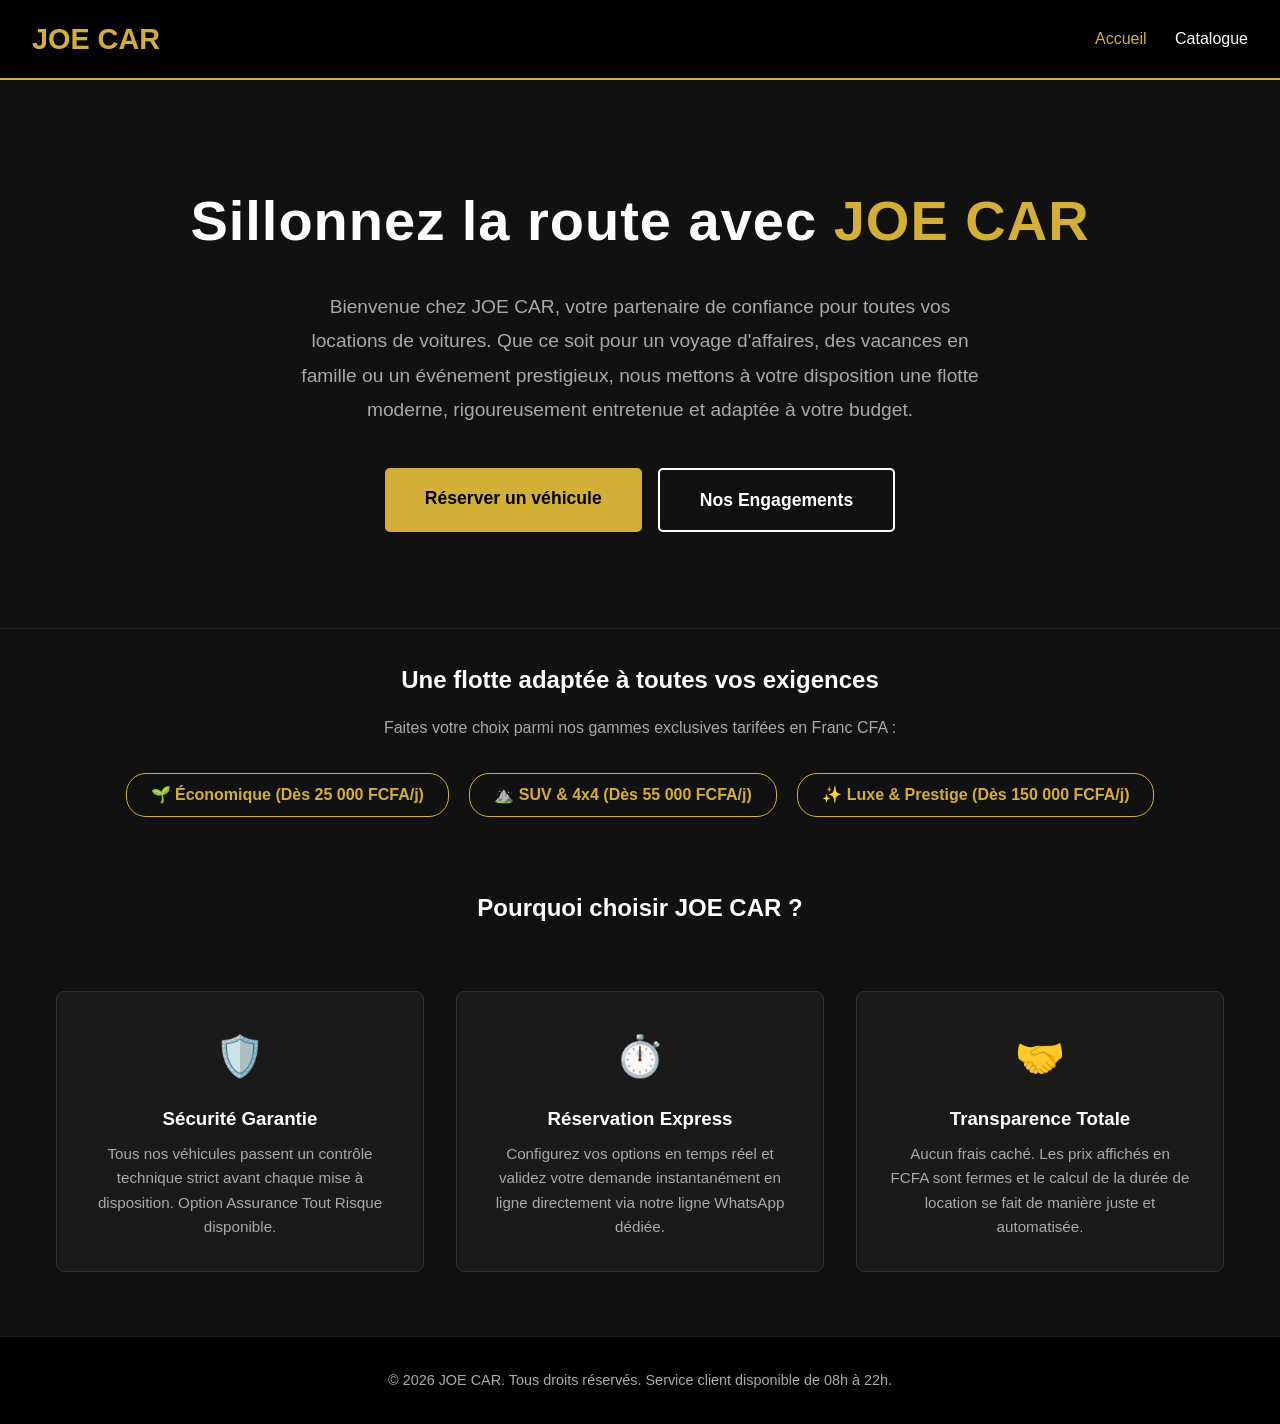
<file: index.html>
<!DOCTYPE html>
<html lang="fr">
<head>
    <meta charset="UTF-8">
    <meta name="viewport" content="width=device-width, initial-scale=1.0">
    <title>JOE CAR - Location de Véhicules de Prestige & Du Quotidien</title>
    <link rel="stylesheet" href="style.css">
    <style>
        /* Styles spécifiques pour enrichir la page d'accueil */
        .hero {
            padding: 6rem 1rem;
            text-align: center;
            background: linear-gradient(rgba(17, 17, 17, 0.85), rgba(17, 17, 17, 0.95)), 
                        url('https://unsplash.com') no-repeat center center/cover;
            border-bottom: 1px solid #222;
        }
        .features {
            display: flex;
            justify-content: space-around;
            flex-wrap: wrap;
            gap: 2rem;
            margin: 4rem 0;
            text-align: center;
        }
        .feature-box {
            flex: 1;
            min-width: 250px;
            background: #1a1a1a;
            padding: 2rem;
            border-radius: 8px;
            border: 1px solid #333;
            transition: transform 0.3s;
        }
        .feature-box:hover {
            transform: translateY(-5px);
            border-color: var(--primary-color);
        }
        .feature-icon {
            font-size: 2.5rem;
            color: var(--primary-color);
            margin-bottom: 1rem;
        }
        .category-preview {
            text-align: center;
            margin-bottom: 4rem;
        }
        .cat-badge {
            display: inline-block;
            padding: 0.5rem 1.5rem;
            border: 1px solid var(--primary-color);
            color: var(--primary-color);
            border-radius: 20px;
            margin: 0.5rem;
            font-weight: bold;
        }
    </style>
</head>
<body>

    <!-- Barre de navigation -->
    <header>
        <a href="index.html" class="logo">JOE CAR</a>
        <nav>
            <a href="index.html" class="active">Accueil</a>
            <a href="catalogue.html">Catalogue</a>
            <!-- Le lien 'Admin' est supprimé du menu visible par les clients -->
        </nav>
    </header>

    <!-- Section Principale (Hero Section) -->
    <section class="hero">
        <h1 style="font-size: 3.5rem; margin-bottom: 1.5rem; font-weight: 800; letter-spacing: 1px;">
            Sillonnez la route avec <span style="color: var(--primary-color);">JOE CAR</span>
        </h1>
        <p style="color: var(--text-muted); max-width: 700px; margin: 0 auto 2.5rem auto; font-size: 1.2rem; line-height: 1.8;">
            Bienvenue chez JOE CAR, votre partenaire de confiance pour toutes vos locations de voitures. 
            Que ce soit pour un voyage d'affaires, des vacances en famille ou un événement prestigieux, 
            nous mettons à votre disposition une flotte moderne, rigoureusement entretenue et adaptée à votre budget.
        </p>
        <div style="display: flex; gap: 1rem; justify-content: center; flex-wrap: wrap;">
            <a href="catalogue.html" class="btn" style="padding: 1rem 2.5rem; font-size: 1.1rem;">Réserver un véhicule</a>
            <a href="#services" class="btn" style="background: transparent; color: #fff; border: 2px solid #fff; padding: 1rem 2.5rem; font-size: 1.1rem;">Nos Engagements</a>
        </div>
    </section>

    <!-- Conteneur global pour le reste des sections -->
    <div class="container" id="services">
        
        <!-- Section des catégories de véhicules proposées -->
        <div class="category-preview">
            <h2 style="margin-bottom: 1rem;">Une flotte adaptée à toutes vos exigences</h2>
            <p style="color: var(--text-muted); margin-bottom: 1.5rem;">Faites votre choix parmi nos gammes exclusives tarifées en Franc CFA :</p>
            <div>
                <span class="cat-badge">🌱 Économique (Dès 25 000 FCFA/j)</span>
                <span class="cat-badge">⛰️ SUV & 4x4 (Dès 55 000 FCFA/j)</span>
                <span class="cat-badge">✨ Luxe & Prestige (Dès 150 000 FCFA/j)</span>
            </div>
        </div>

        <!-- Section de réassurance / Atouts professionnels -->
        <h2 style="text-align: center; margin-top: 4rem;">Pourquoi choisir JOE CAR ?</h2>
        <div class="features">
            <div class="feature-box">
                <div class="feature-icon">🛡️</div>
                <h3>Sécurité Garantie</h3>
                <p style="color: var(--text-muted); font-size: 0.95rem; margin-top: 0.5rem;">
                    Tous nos véhicules passent un contrôle technique strict avant chaque mise à disposition. Option Assurance Tout Risque disponible.
                </p>
            </div>
            <div class="feature-box">
                <div class="feature-icon">⏱️</div>
                <h3>Réservation Express</h3>
                <p style="color: var(--text-muted); font-size: 0.95rem; margin-top: 0.5rem;">
                    Configurez vos options en temps réel et validez votre demande instantanément en ligne directement via notre ligne WhatsApp dédiée.
                </p>
            </div>
            <div class="feature-box">
                <div class="feature-icon">🤝</div>
                <h3>Transparence Totale</h3>
                <p style="color: var(--text-muted); font-size: 0.95rem; margin-top: 0.5rem;">
                    Aucun frais caché. Les prix affichés en FCFA sont fermes et le calcul de la durée de location se fait de manière juste et automatisée.
                </p>
            </div>
        </div>

    </div>

    <!-- Pied de page -->
    <footer style="background: #000; text-align: center; padding: 2rem; border-top: 1px solid #222; color: var(--text-muted); font-size: 0.9rem;">
        <p>&copy; 2026 JOE CAR. Tous droits réservés. Service client disponible de 08h à 22h.</p>
    </footer>

</body>
</html>
</file>
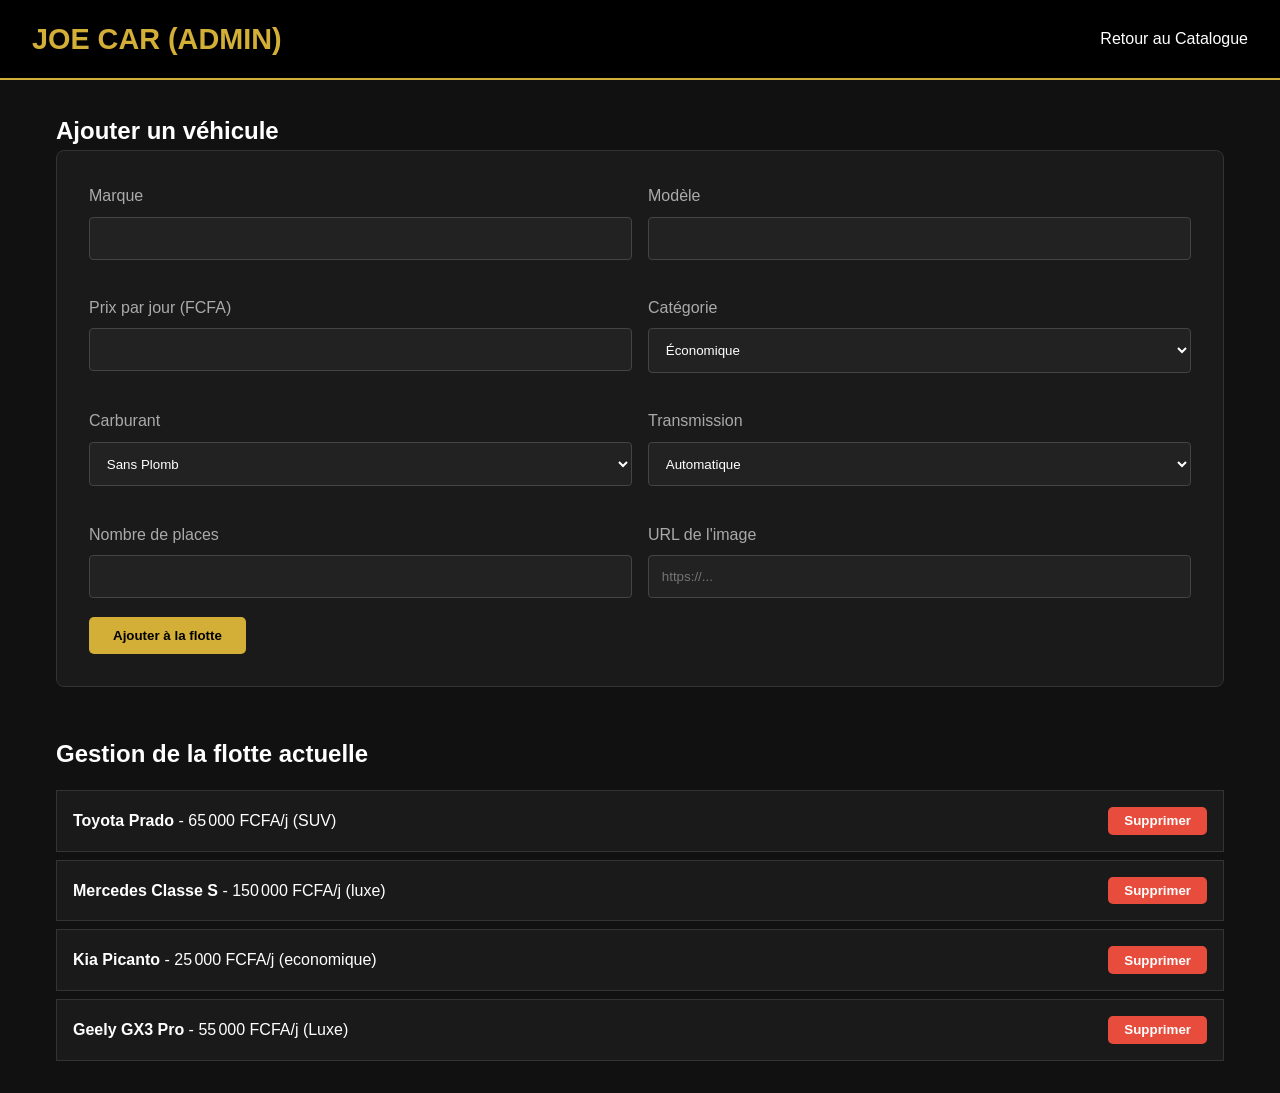
<file: admin.html>
<!DOCTYPE html>
<html lang="fr">
<head>
    <meta charset="UTF-8">
    <meta name="viewport" content="width=device-width, initial-scale=1.0">
    <title>JOE CAR - Administration</title>
    <link rel="stylesheet" href="style.css">
</head>
<body>
    <header>
        <a href="index.html" class="logo">JOE CAR (ADMIN)</a>
        <nav><a href="catalogue.html">Retour au Catalogue</a></nav>
    </header>

    <div class="container">
        <h2>Ajouter un véhicule</h2>
        <form id="formAdmin" style="margin-bottom:3rem;">
            <div style="display:grid; grid-template-columns:1fr 1fr; gap:1rem;">
                <div class="form-group"><label>Marque</label><input type="text" id="addMarque" required></div>
                <div class="form-group"><label>Modèle</label><input type="text" id="addModele" required></div>
                <div class="form-group"><label>Prix par jour (FCFA)</label><input type="number" id="addPrix" required></div>
                <div class="form-group">
                    <label>Catégorie</label>
                    <select id="addCategorie">
                        <option value="economique">Économique</option>
                        <option value="SUV">SUV</option>
                        <option value="luxe">Luxe</option>
                    </select>
                </div>
                <div class="form-group">
                    <label>Carburant</label>
                    <select id="addCarburant"><option value="sans plomb">Sans Plomb</option><option value="diesel">Diesel</option></select>
                </div>
                <div class="form-group">
                    <label>Transmission</label>
                    <select id="addTrans"><option value="automatique">Automatique</option><option value="manuelle">Manuelle</option></select>
                </div>
                <div class="form-group"><label>Nombre de places</label><input type="number" id="addPlaces" required></div>
                <div class="form-group"><label>URL de l'image</label><input type="url" id="addImage" placeholder="https://..." required></div>
            </div>
            <button type="submit" class="btn">Ajouter à la flotte</button>
        </form>

        <h2>Gestion de la flotte actuelle</h2>
        <div id="listeAdmin" style="margin-top:1rem;"></div>
    </div>

    <script src="app.js"></script>
    <script>
        function rafraichirListeAdmin() {
            const liste = document.getElementById('listeAdmin');
            liste.innerHTML = "";
            getVoitures().forEach(v => {
                liste.innerHTML += `
                    <div style="background:#1a1a1a; padding:1rem; border:1px solid #333; margin-bottom:0.5rem; display:flex; justify-content:between; align-items:center; justify-content: space-between;">
                        <span><strong>${v.marque} ${v.modele}</strong> - ${formatCFA(v.prix)}/j (${v.categorie})</span>
                        <button class="btn" style="background:#e74c3c; color:#fff; padding:0.4rem 1rem;" onclick="supprimerVoiture(${v.id})">Supprimer</button>
                    </div>
                `;
            });
        }

        document.getElementById('formAdmin').addEventListener('submit', function(e){
            e.preventDefault();
            const liste = getVoitures();
            const nouvelleVoiture = {
                id: Date.now(),
                marque: document.getElementById('addMarque').value,
                modele: document.getElementById('addModele').value,
                prix: parseInt(document.getElementById('addPrix').value),
                categorie: document.getElementById('addCategorie').value,
                carburant: document.getElementById('addCarburant').value,
                transmission: document.getElementById('addTrans').value,
                places: parseInt(document.getElementById('addPlaces').value),
                image: document.getElementById('addImage').value
            };
            liste.push(nouvelleVoiture);
            saveVoitures(liste);
            rafraichirListeAdmin();
            this.reset();
        });

        window.supprimerVoiture = function(id) {
            let liste = getVoitures().filter(v => v.id !== id);
            saveVoitures(liste);
            rafraichirListeAdmin();
        };

        rafraichirListeAdmin();
    </script>
</body>
</html>
</file>
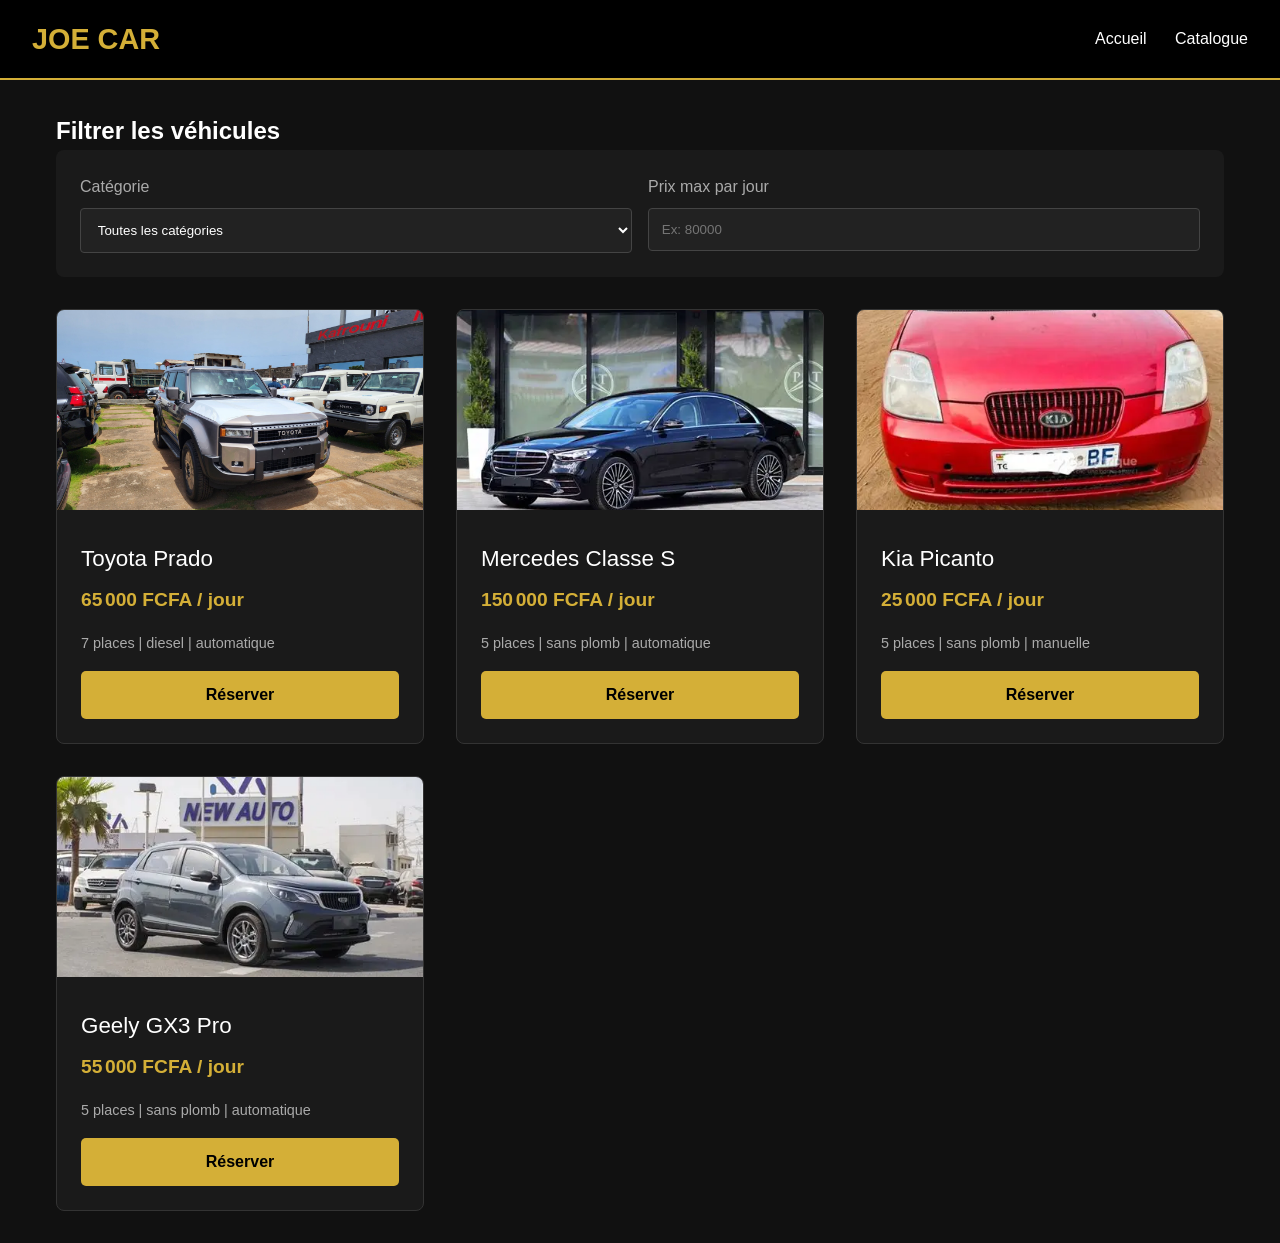
<file: catalogue.html>
<!DOCTYPE html>
<html lang="fr">
<head>
    <meta charset="UTF-8">
    <meta name="viewport" content="width=device-width, initial-scale=1.0">
    <title>JOE CAR - Notre Catalogue</title>
    <link rel="stylesheet" href="style.css">
</head>
<body>
    <header>
        <a href="index.html" class="logo">JOE CAR</a>
        <nav>
            <a href="index.html">Accueil</a>
            <a href="catalogue.html">Catalogue</a>
            <!-- Le lien 'Admin' est supprimé du menu visible par les clients -->
        </nav>

    </header>

    <div class="container">
        <h2>Filtrer les véhicules</h2>
        <div style="background:#1a1a1a; padding:1.5rem; border-radius:8px; margin-bottom:2rem; display:flex; gap:1rem; flex-wrap:wrap;">
            <div style="flex:1; min-width:200px;">
                <label>Catégorie</label>
                <select id="filtreCategorie" onchange="filtrerCatalogue()">
                    <option value="tous">Toutes les catégories</option>
                    <option value="economique">Économique</option>
                    <option value="SUV">SUV</option>
                    <option value="luxe">Luxe</option>
                </select>
            </div>
            <div style="flex:1; min-width:200px;">
                <label>Prix max par jour</label>
                <input type="number" id="filtrePrix" placeholder="Ex: 80000" oninput="filtrerCatalogue()">
            </div>
        </div>

        <div id="catalogueGrid" class="grid"><!-- Injecté par JS --></div>
    </div>

    <script src="app.js"></script>
    <script>
        function afficherCatalogue(liste) {
            const grid = document.getElementById('catalogueGrid');
            grid.innerHTML = "";
            liste.forEach(v => {
                grid.innerHTML += `
                    <div class="card">
                        <img src="${v.image}" alt="${v.marque}">
                        <div class="card-body">
                            <div class="card-title">${v.marque} ${v.modele}</div>
                            <div class="price">${formatCFA(v.prix)} / jour</div>
                            <p style="font-size:0.9rem; color:#aaa; margin-bottom:1rem;">
                                ${v.places} places | ${v.carburant} | ${v.transmission}
                            </p>
                            <a href="vehicule.html?id=${v.id}" class="btn" style="width:100%; text-align:center;">Réserver</a>
                        </div>
                    </div>
                `;
            });
        }

        function filtrerCatalogue() {
            const cat = document.getElementById('filtreCategorie').value;
            const prixMax = document.getElementById('filtrePrix').value;
            let voitures = getVoitures();

            if(cat !== 'tous') voitures = voitures.filter(v => v.categorie === cat);
            if(prixMax) voitures = voitures.filter(v => v.prix <= parseInt(prixMax));

            afficherCatalogue(voitures);
        }

        // Chargement initial
        afficherCatalogue(getVoitures());
    </script>
</body>
</html>
</file>
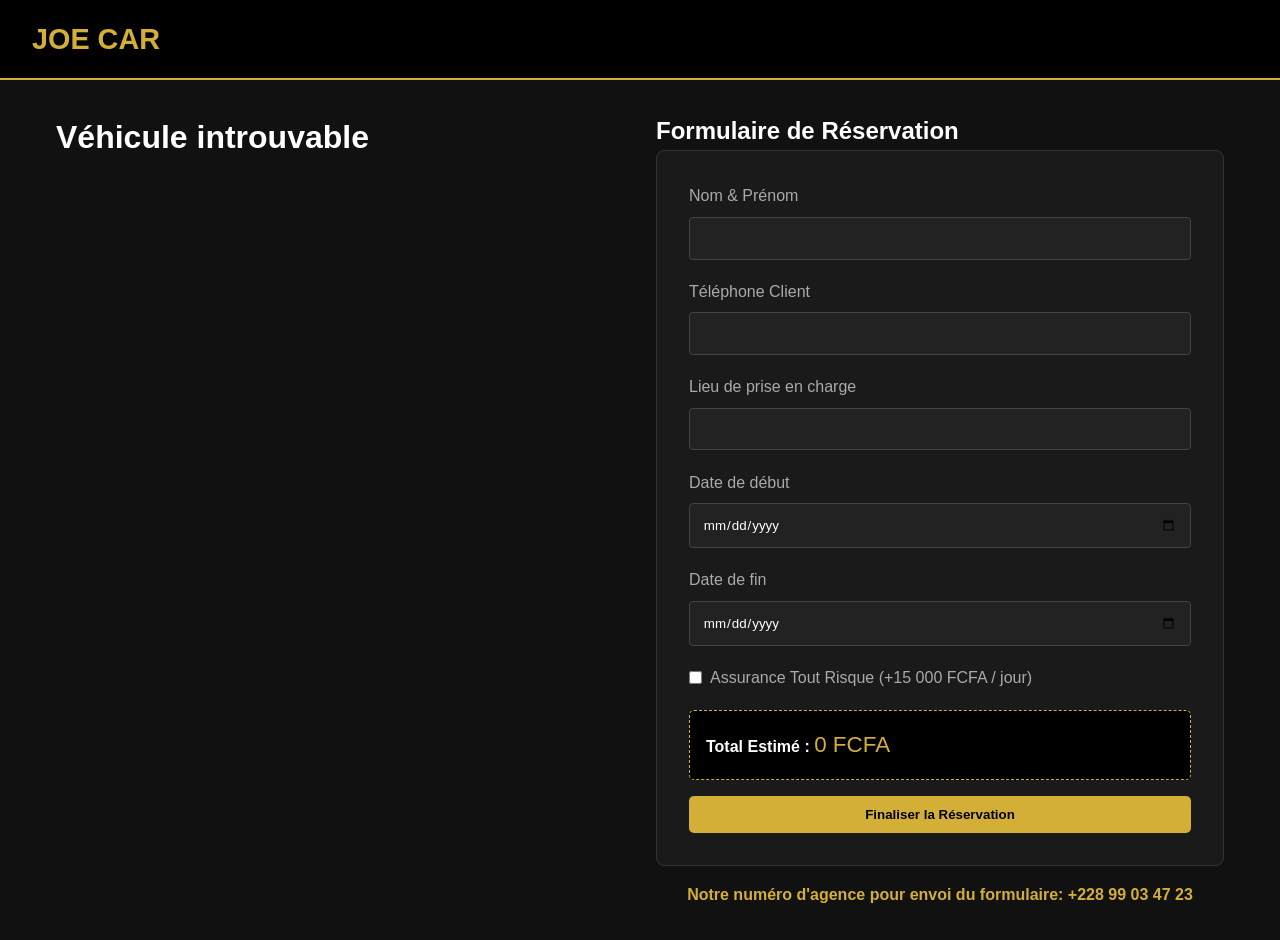
<file: vehicule.html>
<!DOCTYPE html>
<html lang="fr">
<head>
    <meta charset="UTF-8">
    <meta name="viewport" content="width=device-width, initial-scale=1.0">
    <title>JOE CAR - Réservation</title>
    <link rel="stylesheet" href="style.css">
</head>
<body>
    <header>
        <a href="index.html" class="logo">JOE CAR</a>
    </header>

    <div class="container" style="display:grid; grid-template-columns: 1fr 1fr; gap:2rem; flex-wrap:wrap;">
        <div id="detailsVehicule"><!-- Rempli par JS --></div>
        
        <div>
            <h2>Formulaire de Réservation</h2>
            <form id="formReservation">
                <div class="form-group"><label>Nom & Prénom</label><input type="text" id="clientNom" required></div>
                <div class="form-group"><label>Téléphone Client</label><input type="tel" id="clientTel" required></div>
                <div class="form-group"><label>Lieu de prise en charge</label><input type="text" id="lieu" required></div>
                <div class="form-group"><label>Date de début</label><input type="date" id="dateDebut" required onchange="calculerTotal()"></div>
                <div class="form-group"><label>Date de fin</label><input type="date" id="dateFin" required onchange="calculerTotal()"></div>
                
                <div class="form-group" style="display:flex; align-items:center; gap:0.5rem;">
                    <input type="checkbox" id="assurance" onchange="calculerTotal()" style="width:auto;">
                    <label for="assurance" style="margin:0;">Assurance Tout Risque (+15 000 FCFA / jour)</label>
                </div>

                <div style="background:#000; padding:1rem; border-radius:5px; margin: 1rem 0; border:1px dashed var(--primary-color);">
                    <strong>Total Estimé : </strong><span id="totalPrix" style="color:var(--primary-color); font-size:1.4rem;">0 FCFA</span>
                </div>
                <button type="submit" class="btn" style="width:100%;">Finaliser la Réservation</button>
            </form>
            <p style="margin-top:1rem; color:var(--primary-color); text-align:center; font-weight:bold;">
                Notre numéro d'agence pour envoi du formulaire: +228 99 03 47 23
            </p>
        </div>
    </div>
<script src="app.js"></script>
    <script>
        // 1. Récupération des paramètres de l'URL pour afficher la bonne voiture
        const params = new URLSearchParams(window.location.search);
        const voitureId = parseInt(params.get('id'));
        const voiture = getVoitures().find(v => v.id === voitureId);

        // Numéro WhatsApp de l'agence JOE CAR (au format international sans le signe +)
        // Exemple pour le Togo : 22890000000
        const NUMERO_WHATSAPP = "22899034723"; 

        if(!voiture) {
            document.getElementById('detailsVehicule').innerHTML = "<h1>Véhicule introuvable</h1>";
        } else {
            document.getElementById('detailsVehicule').innerHTML = `
                <img src="${voiture.image}" style="width:100%; border-radius:8px; margin-bottom:1rem; border: 1px solid var(--primary-color);">
                <h1>${voiture.marque} ${voiture.modele}</h1>
                <p class="price">${formatCFA(voiture.prix)} / jour</p>
                <p><strong>Catégorie:</strong> ${voiture.categorie.toUpperCase()}</p>
                <p><strong>Carburant:</strong> ${voiture.carburant}</p>
                <p><strong>Transmission:</strong> ${voiture.transmission}</p>
                <p><strong>Places:</strong> ${voiture.places}</p>
            `;
        }

        // 2. Calcul du prix total en temps réel
        function calculerTotal() {
            const deb = new Date(document.getElementById('dateDebut').value);
            const fin = new Date(document.getElementById('dateFin').value);
            if(deb && fin && fin > deb) {
                const jours = Math.ceil((fin - deb) / (1000 * 60 * 60 * 24));
                let tarifParJour = voiture.prix;
                if(document.getElementById('assurance').checked) tarifParJour += 15000;
                
                document.getElementById('totalPrix').innerText = formatCFA(jours * tarifParJour);
                return { jours, total: jours * tarifParJour };
            }
            document.getElementById('totalPrix').innerText = "0 FCFA";
            return null;
        }

        // 3. Gestion de la soumission et redirection vers WhatsApp
        document.getElementById('formReservation').addEventListener('submit', function(e) {
            e.preventDefault();
            const calculs = calculerTotal();
            if(!calculs) return alert("Veuillez vérifier les dates de votre réservation.");

            // Construction du texte de la réservation
            const recap = `--- 🚗 RÉSERVATION JOE CAR ---\n\n` +
                          `👤 Client : ${document.getElementById('clientNom').value}\n` +
                          `📞 Tel : ${document.getElementById('clientTel').value}\n` +
                          `🚘 Véhicule : ${voiture.marque} ${voiture.modele}\n` +
                          `📍 Prise en charge : ${document.getElementById('lieu').value}\n` +
                          `📅 Période : Du ${document.getElementById('dateDebut').value} au ${document.getElementById('dateFin').value}\n` +
                          `⏱ Durée : ${calculs.jours} jours\n` +
                          `🛡 Assurance Tout Risque : ${document.getElementById('assurance').checked ? 'Oui' : 'Non'}\n\n` +
                          `💰 *Montant Total : ${formatCFA(calculs.total)}*`;
            
            // Encodage du texte pour l'URL WhatsApp
            const texteEncode = encodeURIComponent(recap);
            
            // Création du lien WhatsApp (compatible PC et Mobile)
            const lienWhatsApp = `https://wa.me/${NUMERO_WHATSAPP}?text=${texteEncode}`;
            
            // Optionnel : Copie aussi dans le presse-papier par sécurité
            navigator.clipboard.writeText(recap);

            // Redirection immédiate vers WhatsApp
            window.open(lienWhatsApp, '_blank');
        });
    </script>

    </body>
</html>
</file>
<file: style.css>
:root {
    --bg-color: #111111;
    --card-bg: #1a1a1a;
    --primary-color: #D4AF37;
    --text-color: #ffffff;
    --text-muted: #aaaaaa;
}

* {
    margin: 0;
    padding: 0;
    box-sizing: border-box;
    font-family: 'Segoe UI', Tahoma, Geneva, Verdana, sans-serif;
}

body {
    background-color: var(--bg-color);
    color: var(--text-color);
    line-height: 1.6;
}

header {
    background-color: #000;
    border-bottom: 2px solid var(--primary-color);
    padding: 1rem 2rem;
    display: flex;
    justify-content: space-between;
    align-items: center;
    position: sticky;
    top: 0;
    z-index: 100;
}

.logo {
    font-size: 1.8rem;
    font-weight: bold;
    color: var(--primary-color);
    text-decoration: none;
}

nav a {
    color: var(--text-color);
    text-decoration: none;
    margin-left: 1.5rem;
    transition: color 0.3s;
}

nav a:hover, nav a.active {
    color: var(--primary-color);
}

.container {
    max-width: 1200px;
    margin: 2rem auto;
    padding: 0 1rem;
}

.btn {
    background-color: var(--primary-color);
    color: #000;
    padding: 0.7rem 1.5rem;
    border: none;
    border-radius: 5px;
    cursor: pointer;
    font-weight: bold;
    text-decoration: none;
    display: inline-block;
    transition: transform 0.2s, background-color 0.2s;
}

.btn:hover {
    transform: translateY(-2px);
    background-color: #f1c40f;
}

/* Grilles & Cartes */
.grid {
    display: grid;
    grid-template-columns: repeat(auto-fill, minmax(300px, 1fr));
    gap: 2rem;
    margin-top: 2rem;
}

.card {
    background-color: var(--card-bg);
    border: 1px solid #333;
    border-radius: 8px;
    overflow: hidden;
    transition: border-color 0.3s;
}

.card:hover {
    border-color: var(--primary-color);
}

.card img {
    width: 100%;
    height: 200px;
    object-fit: cover;
}

.card-body {
    padding: 1.5rem;
}

.card-title {
    font-size: 1.4rem;
    margin-bottom: 0.5rem;
}

.price {
    color: var(--primary-color);
    font-size: 1.2rem;
    font-weight: bold;
    margin-bottom: 1rem;
}

/* Formulaires */
form {
    background-color: var(--card-bg);
    padding: 2rem;
    border-radius: 8px;
    border: 1px solid #333;
}

.form-group {
    margin-bottom: 1.2rem;
}

label {
    display: block;
    margin-bottom: 0.5rem;
    color: var(--text-muted);
}

input, select, textarea {
    width: 100%;
    padding: 0.8rem;
    background-color: #222;
    border: 1px solid #444;
    color: #fff;
    border-radius: 4px;
}

input:focus, select:focus {
    border-color: var(--primary-color);
    outline: none;
}

/* Reactivité */
@media (max-width: 768px) {
    header {
        flex-direction: column;
        gap: 1rem;
    }
    nav a {
        margin: 0 0.7rem;
    }
}
</file>
